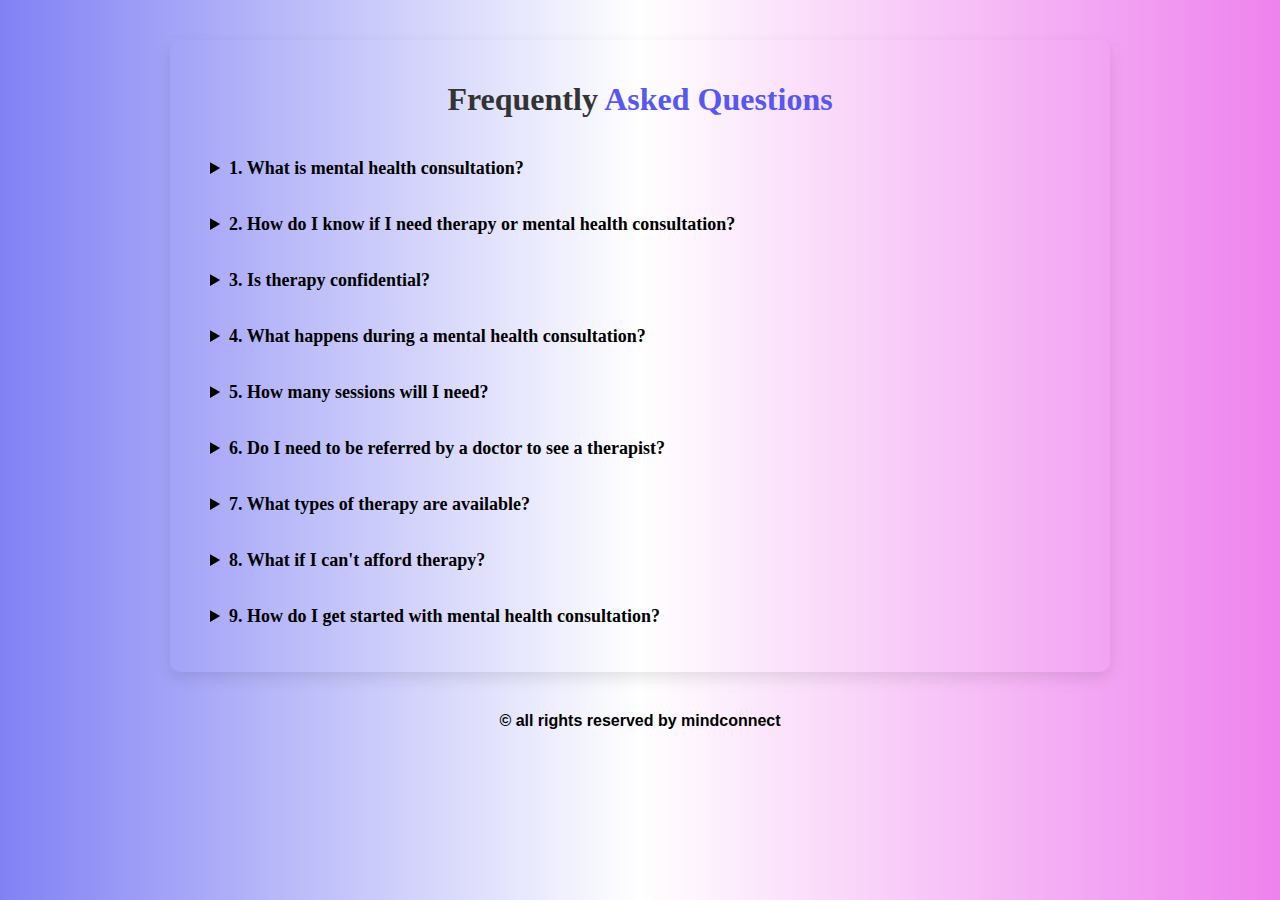
<file: mindconnectzoommeeting/src/main/resources/templates/faq.html>
<!DOCTYPE html>
<html xmlns:th="http://www.thymeleaf.org">
<head>
  <meta charset="UTF-8">
  <meta name="viewport" content="width=device-width, initial-scale=1.0">
  <link rel="stylesheet" href="https://cdnjs.cloudflare.com/ajax/libs/font-awesome/6.0.0/css/all.min.css">
  <title>FAQ - Mental Health Consultation</title>
  <style>
    body {
      font-family: Cambria, Cochin, Georgia, Times, 'Times New Roman', serif;
      background: linear-gradient(to left,violet,white,rgb(129, 129, 245));
      margin: 0;
      padding: 0;
    }

    .faq-container {
      max-width: 900px;
      margin: 40px auto;
      padding: 20px;
      
      border-radius: 10px;
      box-shadow: 0 6px 15px rgba(0, 0, 0, 0.1);
    }

    h1 {
      text-align: center;
      color: #333;
      margin-bottom: 30px;
    }

    details {
      margin-bottom: 15px;
      padding: 10px 0;
    }

    summary {
      font-size: 18px;
      font-weight: bold;
      color: black;
      cursor: pointer;
      padding-left: 20px;
      transition: all 0.3s ease;
      font-family: Georgia, 'Times New Roman', Times, serif;
    }

    summary:hover {
      color: rgb(67, 67, 242);
    }

    p {
      font-family: cursive;
      font-size: 18px;
      color: #333;
      line-height: 1.6;
      margin-top: 10px;
      padding-left: 40px; /* Indentation for the answer */
    }

    span {
      color: rgb(87, 87, 244);
    }
    .copy{
    font-family: Verdana, Geneva, Tahoma, sans-serif;
    color: black;
    text-align: center;
  }
    
    /* Adjust for smaller screens */
    @media (max-width: 600px) {
      .faq-container {
        padding: 15px;
      }

      summary {
        font-size: 16px;
      }

      p {
        font-size: 14px;
      }
    }

  </style>
</head>
<body>

  <div class="faq-container">
    <h1>Frequently <span>Asked Questions</span></h1>

    <details>
      <summary></i> 1. What is mental health consultation?</summary>
      <p>Mental health consultation is a professional service where a licensed therapist or counselor helps individuals address emotional, psychological, and behavioral challenges. This process involves discussing concerns, exploring feelings, and learning coping strategies to improve mental well-being.</p>
    </details>

    <details>
      <summary>2. How do I know if I need therapy or mental health consultation?</summary>
      <p>If you're experiencing persistent feelings of sadness, anxiety, stress, or difficulty managing daily tasks, therapy may help. If you notice patterns of negative thoughts or behavior that affect your quality of life, it's a good idea to seek consultation from a mental health professional.</p>
    </details>

    <details>
      <summary>3. Is therapy confidential?</summary>
      <p>Yes, therapy is confidential. Your therapist is legally and ethically required to protect your privacy. However, in some cases, such as imminent risk of harm to yourself or others, there may be exceptions to confidentiality. You will be informed about the limits of confidentiality during your first session.</p>
    </details>

    <details>
      <summary>4. What happens during a mental health consultation?</summary>
      <p>During your first consultation, the therapist will ask about your personal history, current issues, and goals for therapy. They will listen to your concerns and may suggest a treatment plan. Therapy can involve discussing your feelings, thoughts, and behaviors to help you gain insights and develop coping strategies.</p>
    </details>

    <details>
      <summary>5. How many sessions will I need?</summary>
      <p>The number of sessions needed depends on your individual needs and goals. Some people may find relief after just a few sessions, while others may benefit from long-term therapy. Your therapist will discuss your progress and recommend a plan that works best for you.</p>
    </details>

    <details>
      <summary>6. Do I need to be referred by a doctor to see a therapist?</summary>
      <p>No, you do not need a referral to see a therapist. You can directly reach out to a licensed mental health professional. However, if you have medical concerns that may be related to a mental health issue, your therapist may recommend seeing a doctor or other healthcare provider for a thorough evaluation.</p>
    </details>

    <details>
      <summary>7. What types of therapy are available?</summary>
      <p>There are various types of therapy, including Cognitive Behavioral Therapy (CBT), Dialectical Behavior Therapy (DBT), mindfulness-based therapy, psychodynamic therapy, and more. The type of therapy used will depend on your individual needs and the therapist's expertise. Your therapist will work with you to determine the best approach for you.</p>
    </details>

    <details>
      <summary>8. What if I can't afford therapy?</summary>
      <p>If cost is a concern, many therapists offer sliding scale fees based on income, or you can check if there are local non-profit organizations or mental health clinics that offer affordable services. Some therapists may also accept insurance. It's important to discuss your financial situation upfront with your therapist to find a solution that works for you.</p>
    </details>

    <details>
      <summary>9. How do I get started with mental health consultation?</summary>
      <p>To get started, you can search for a licensed therapist in your area, or contact a mental health service provider. Reach out to inquire about availability, fees, and whether the therapist specializes in your area of concern. Once you find a good fit, you can schedule an initial consultation to begin the process.</p>
    </details>
  </div>
<h4 class="copy">&copy all rights reserved by mindconnect</h4>
</body>
</html>
</file>
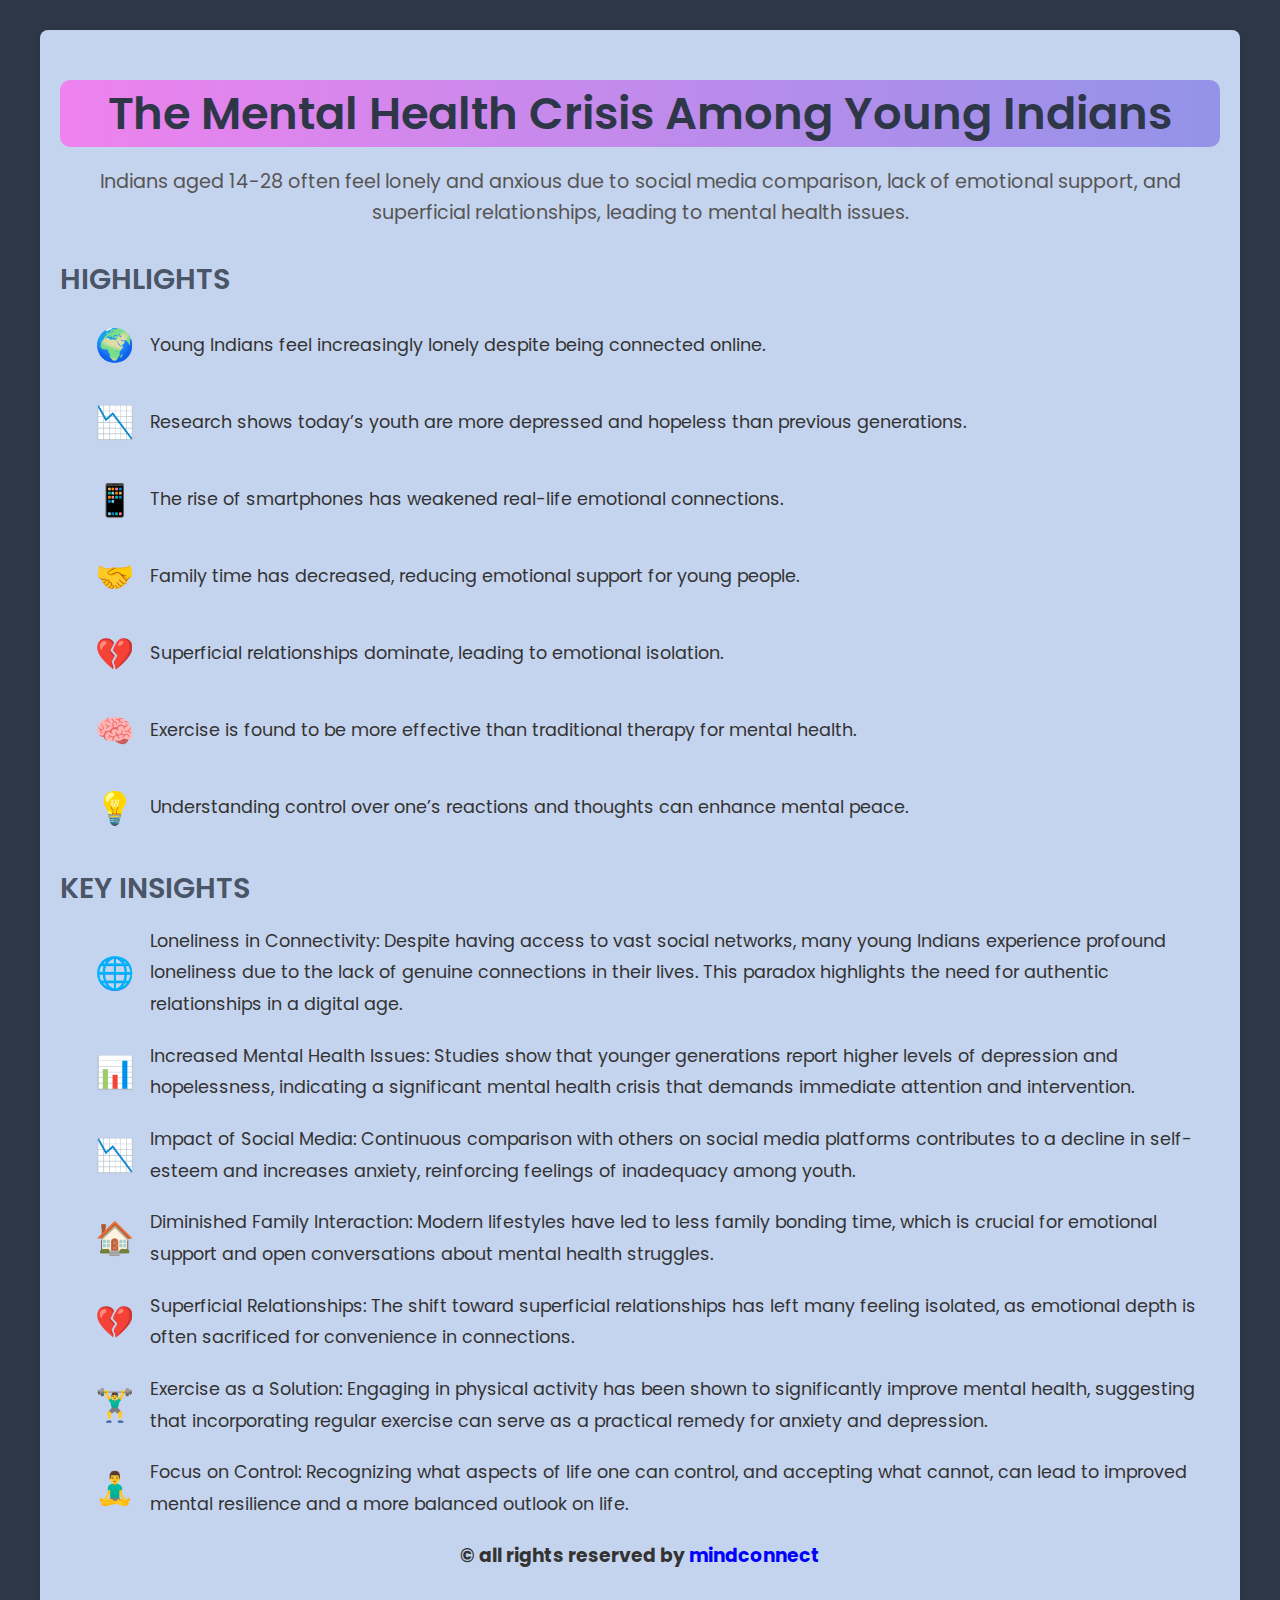
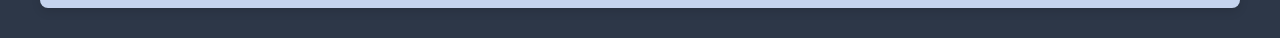
<file: mindconnectzoommeeting/src/main/resources/templates/learn.html>
<!DOCTYPE html>
<html xmlns:th="http://www.thymeleaf.org">
<head>
    <meta charset="UTF-8">
    <meta name="viewport" content="width=device-width, initial-scale=1.0">
    <meta http-equiv="X-UA-Compatible" content="ie=edge">
    <title>Mental Health of Young Indians</title>
    
    
    <link href="https://fonts.googleapis.com/css2?family=Poppins:wght@300;400;600&display=swap" rel="stylesheet">

    
    <style>
     /* General Styles */
body {
    font-family: 'Poppins', sans-serif;
    background-color: #f4f7fc;  /* Light gray background */
    margin: 0;
    padding: 0;
    display: flex;
    justify-content: flex-start; /* Aligns content to the left */
    align-items: flex-start; /* Aligns content to the top */
    height: 100%;
    color: #333;
    flex-direction: column;  /* Stacks sections vertically */
    background-color: #2d3748;
}

.container {
    width: 100%; /* Make the container use the full available width */
    max-width: 1200px; /* Optional: maximum width for large screens */
    margin: 30px auto; /* Centers the container */
    padding: 20px;
    background-color: #fff;
    border-radius: 8px;
    box-shadow: 0 4px 10px rgba(0, 0, 0, 0.1);
    text-align: left;
    box-sizing: border-box; /* Ensures padding doesn't affect width */
    background-color: #c5d4ee;
}

/* Header Section */
h1 {
    text-align: center;
    font-size: 2.8em;
    color: #2d3748;
    margin-bottom: 20px;
    font-weight: 600;
    background: linear-gradient(to left,rgb(147, 147, 233),violet);
    border-radius: 10px;
}

/* Paragraph under the header */
p {
    font-size: 1.2em;
    color: #555;
    line-height: 1.6;
    margin-bottom: 30px;
}

/* Highlights and Key Insights Sections */
.highlights, .key-insights {
    margin-top: 30px;
}

h2 {
    font-size: 1.8em;
    color: #4a5568;
    margin-bottom: 15px;
    text-transform: uppercase;
    font-weight: 600;
}

/* Unordered List */
ul {
    list-style-type: none; /* Remove default list styles */
    padding: 0;
}

li {
    font-size: 1.1em;
    line-height: 1.8;
    margin-bottom: 20px;
    padding-left: 35px;
    position: relative;
}

/* Highlight List Item Styling */
.highlight-item {
    display: flex;
    align-items: center;
}

.highlight-item span {
    font-size: 1.8em;
    margin-right: 15px; /* Space between the icon and the text */
    color: #2c5282;
}

/* Footer Section */
footer {
    text-align: center;
    margin-top: 50px;
    font-size: 1em;
    color: #4a5568;
    padding: 15px;
    background-color: #f7fafc;
    border-radius: 8px;
}

/* Additional Responsive Styles */
@media (max-width: 768px) {
    .container {
        width: 95%; /* Ensure it takes up 95% on smaller screens */
        padding: 15px;
    }

    h1 {
        font-size: 2.2em;
    }

    p {
        font-size: 1.1em;
    }

    h2 {
        font-size: 1.6em;
    }

    .highlight-item span {
        font-size: 1.6em;
    }
}

@media (max-width: 480px) {
    .container {
        width: 100%; /* Full width for mobile screens */
        padding: 10px;
    }

    h1 {
        font-size: 1.8em;
    }

    p {
        font-size: 1em;
    }

    h2 {
        font-size: 1.4em;
    }

    .highlight-item span {
        font-size: 1.4em;
    }
}


    </style>
</head>
<body>

    <div class="container">
        <h1>The Mental Health Crisis Among Young Indians</h1>

        <p style="text-align: center;">Indians aged 14-28 often feel lonely and anxious due to social media comparison, lack of emotional support, and superficial relationships, leading to mental health issues.</p>

        <div class="highlights">
            <h2>Highlights</h2>
            <ul>
                <li class="highlight-item"><span>🌍</span> Young Indians feel increasingly lonely despite being connected online.</li>
                <li class="highlight-item"><span>📉</span> Research shows today’s youth are more depressed and hopeless than previous generations.</li>
                <li class="highlight-item"><span>📱</span> The rise of smartphones has weakened real-life emotional connections.</li>
                <li class="highlight-item"><span>🤝</span> Family time has decreased, reducing emotional support for young people.</li>
                <li class="highlight-item"><span>💔</span> Superficial relationships dominate, leading to emotional isolation.</li>
                <li class="highlight-item"><span>🧠</span> Exercise is found to be more effective than traditional therapy for mental health.</li>
                <li class="highlight-item"><span>💡</span> Understanding control over one’s reactions and thoughts can enhance mental peace.</li>
            </ul>
        </div>

        <div class="key-insights">
            <h2>Key Insights</h2>
            <ul>
                <li class="highlight-item"><span>🌐</span> Loneliness in Connectivity: Despite having access to vast social networks, many young Indians experience profound loneliness due to the lack of genuine connections in their lives. This paradox highlights the need for authentic relationships in a digital age.</li>
                <li class="highlight-item"><span>📊</span> Increased Mental Health Issues: Studies show that younger generations report higher levels of depression and hopelessness, indicating a significant mental health crisis that demands immediate attention and intervention.</li>
                <li class="highlight-item"><span>📉</span> Impact of Social Media: Continuous comparison with others on social media platforms contributes to a decline in self-esteem and increases anxiety, reinforcing feelings of inadequacy among youth.</li>
                <li class="highlight-item"><span>🏠</span> Diminished Family Interaction: Modern lifestyles have led to less family bonding time, which is crucial for emotional support and open conversations about mental health struggles.</li>
                <li class="highlight-item"><span>💔</span> Superficial Relationships: The shift toward superficial relationships has left many feeling isolated, as emotional depth is often sacrificed for convenience in connections.</li>
                <li class="highlight-item"><span>🏋‍♂</span> Exercise as a Solution: Engaging in physical activity has been shown to significantly improve mental health, suggesting that incorporating regular exercise can serve as a practical remedy for anxiety and depression.</li>
                <li class="highlight-item"><span>🧘‍♂</span> Focus on Control: Recognizing what aspects of life one can control, and accepting what cannot, can lead to improved mental resilience and a more balanced outlook on life.</li>
            </ul>
        </div>

    <h3 style="text-align: center;">&copy all rights reserved by <span style="color: blue;">mindconnect</span></h3>
    </div>
    

</body>
</html>
</file>
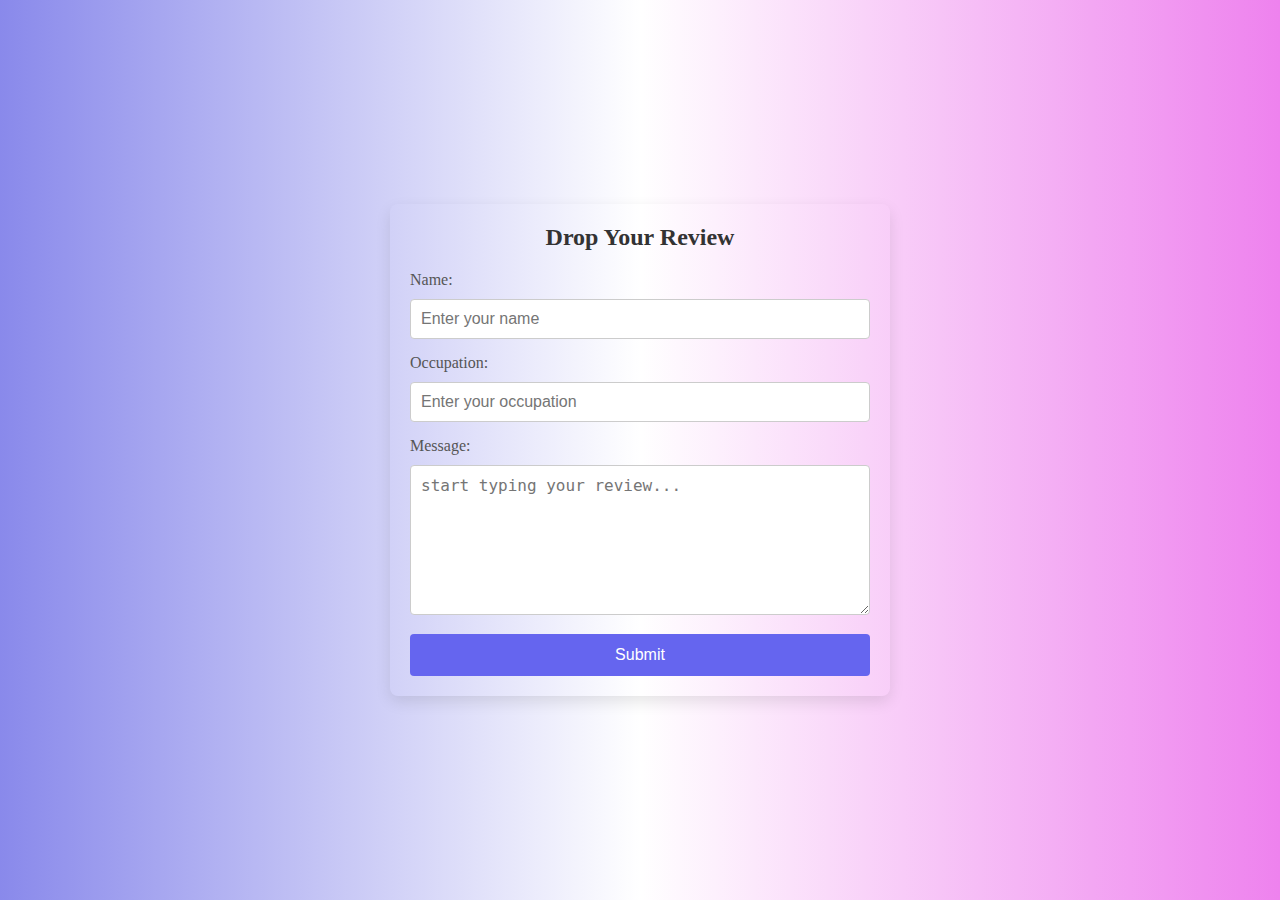
<file: mindconnectzoommeeting/src/main/resources/templates/review.html>
<!DOCTYPE html>
<html xmlns:th="http://www.thymeleaf.org">
<head>
  <meta charset="UTF-8">
  <meta name="viewport" content="width=device-width, initial-scale=1.0">
  <title>Review</title>
  <style>
   
    * {
      margin: 0;
      padding: 0;
      box-sizing: border-box;
    }

    body {
      font-family: Cambria, Cochin, Georgia, Times, 'Times New Roman', serif;
      background-color: #f4f4f4;
      display: flex;
      justify-content: center;
      align-items: center;
      height: 100vh;
      margin: 0;
      background: linear-gradient(to left,violet,white,rgb(137, 137, 235));
    }

    .form-container {
      
      padding: 20px;
      box-shadow: 0 6px 15px rgba(0, 0, 0, 0.1);
      border-radius: 8px;
      width: 100%;
      max-width: 500px;
    }

    h2 {
      text-align: center;
      color: #333;
      margin-bottom: 20px;
    }

    .form-group {
      margin-bottom: 15px;
    }

    label {
      font-size: 16px;
      color: #555;
      margin-bottom: 5px;
      display: block;
    }

    input[type="text"], textarea {
      width: 100%;
      padding: 10px;
      font-size: 16px;
      border: 1px solid #ccc;
      border-radius: 4px;
      margin-top: 5px;
    }

    textarea {
      resize: vertical;
      height: 150px;
    }

    button[type="submit"] {
      background-color: rgb(101, 101, 239);
      color: white;
      padding: 12px 20px;
      font-size: 16px;
      border: none;
      border-radius: 4px;
      cursor: pointer;
      width: 100%;
    }

    button[type="submit"]:hover {
      background-color: blue;
    }



    /* Small screen responsiveness */
    @media (max-width: 600px) {
      .form-container {
        padding: 15px;
      }
      
      button[type="submit"] {
        font-size: 14px;
        padding: 10px 16px;
      }
    }
  </style>
</head>
<body>

  <div class="form-container">
    <h2>Drop Your Review</h2>
    <form action="https://api.web3forms.com/submit" method="POST">
    <input type="hidden" name="access_key" value="55a5c674-f2b2-4df2-97d9-8bf76e5a426b">
      <div class="form-group">
        <label for="name">Name:</label>
        <input type="text" id="name" name="name" required placeholder="Enter your name">
      </div>

      <div class="form-group">
        <label for="occupation">Occupation:</label>
        <input type="text" id="occupation" name="occupation" required placeholder="Enter your occupation">
      </div>

      <div class="form-group">
        <label for="message">Message:</label>
        <textarea id="message" name="message" placeholder="start typing your review..." required></textarea>
      </div>

      <button type="submit">Submit</button>
    </form>
  </div>

</body>
</html>
</file>
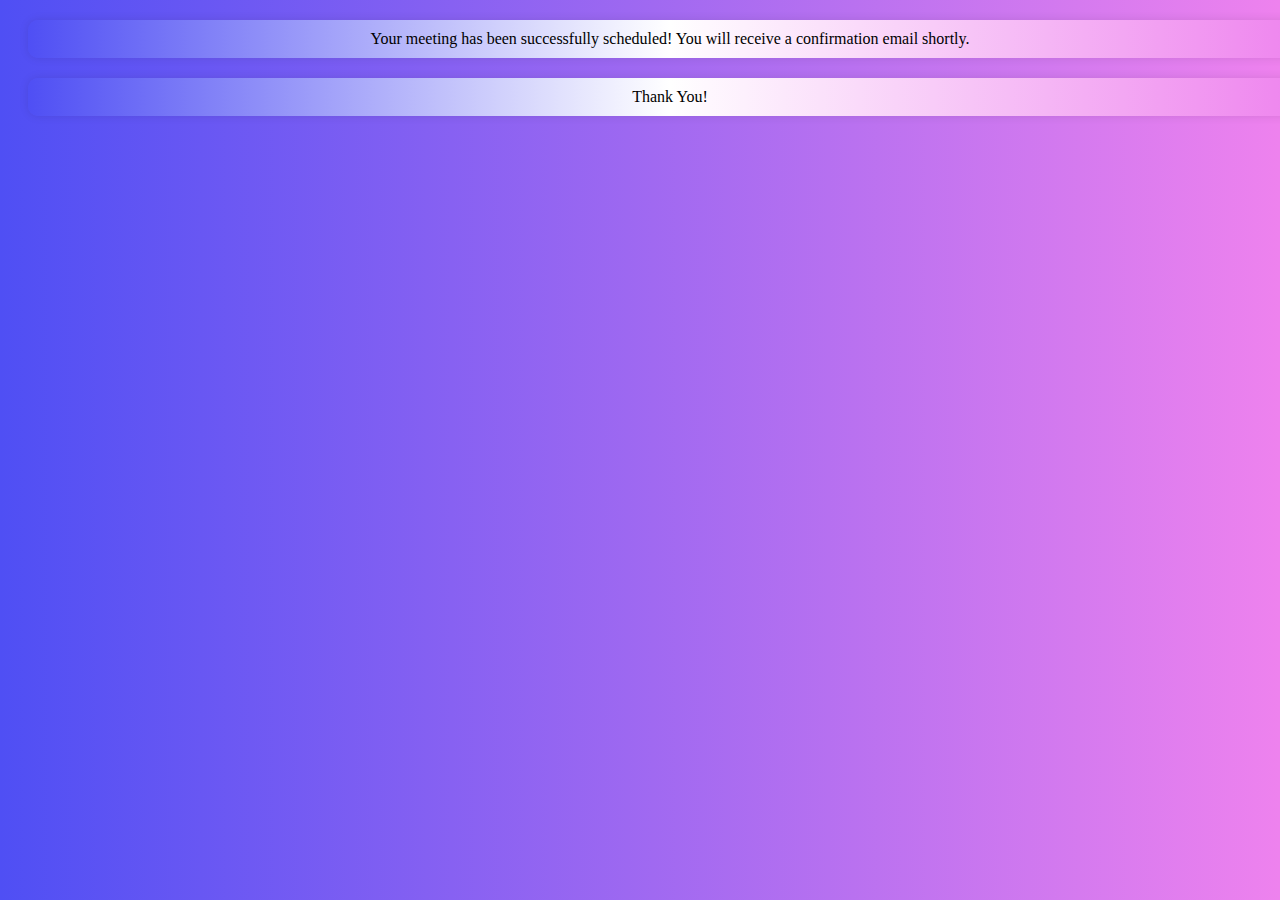
<file: mindconnectzoommeeting/src/main/resources/templates/submit.html>
<!DOCTYPE html>
<html xmlns:th="http://www.thymeleaf.org">
<head>
<meta charset="UTF-8">
<title>Confirmation</title>
<style>
body{
background: linear-gradient(to left, violet,rgb(79, 79, 244));
}
p{
    width: 100%;
    text-align: center;
    color: black;
    font-family: Cambria, Cochin, Georgia, Times, 'Times New Roman', serif;
    background: linear-gradient(to left, violet, white, rgb(79, 79, 244));
    margin: 20px;
    padding: 10px;
    border-radius: 10px;
    box-shadow: 0 0 10px rgba(0, 0, 0, 0.1);
}
</style>
</head>
<body>
<div id="confirmation-message">
 <p>Your meeting has been successfully scheduled! You will receive a confirmation email shortly.</p>
 <p>Thank You! </p>
</div>
</body>
</html>
</file>
